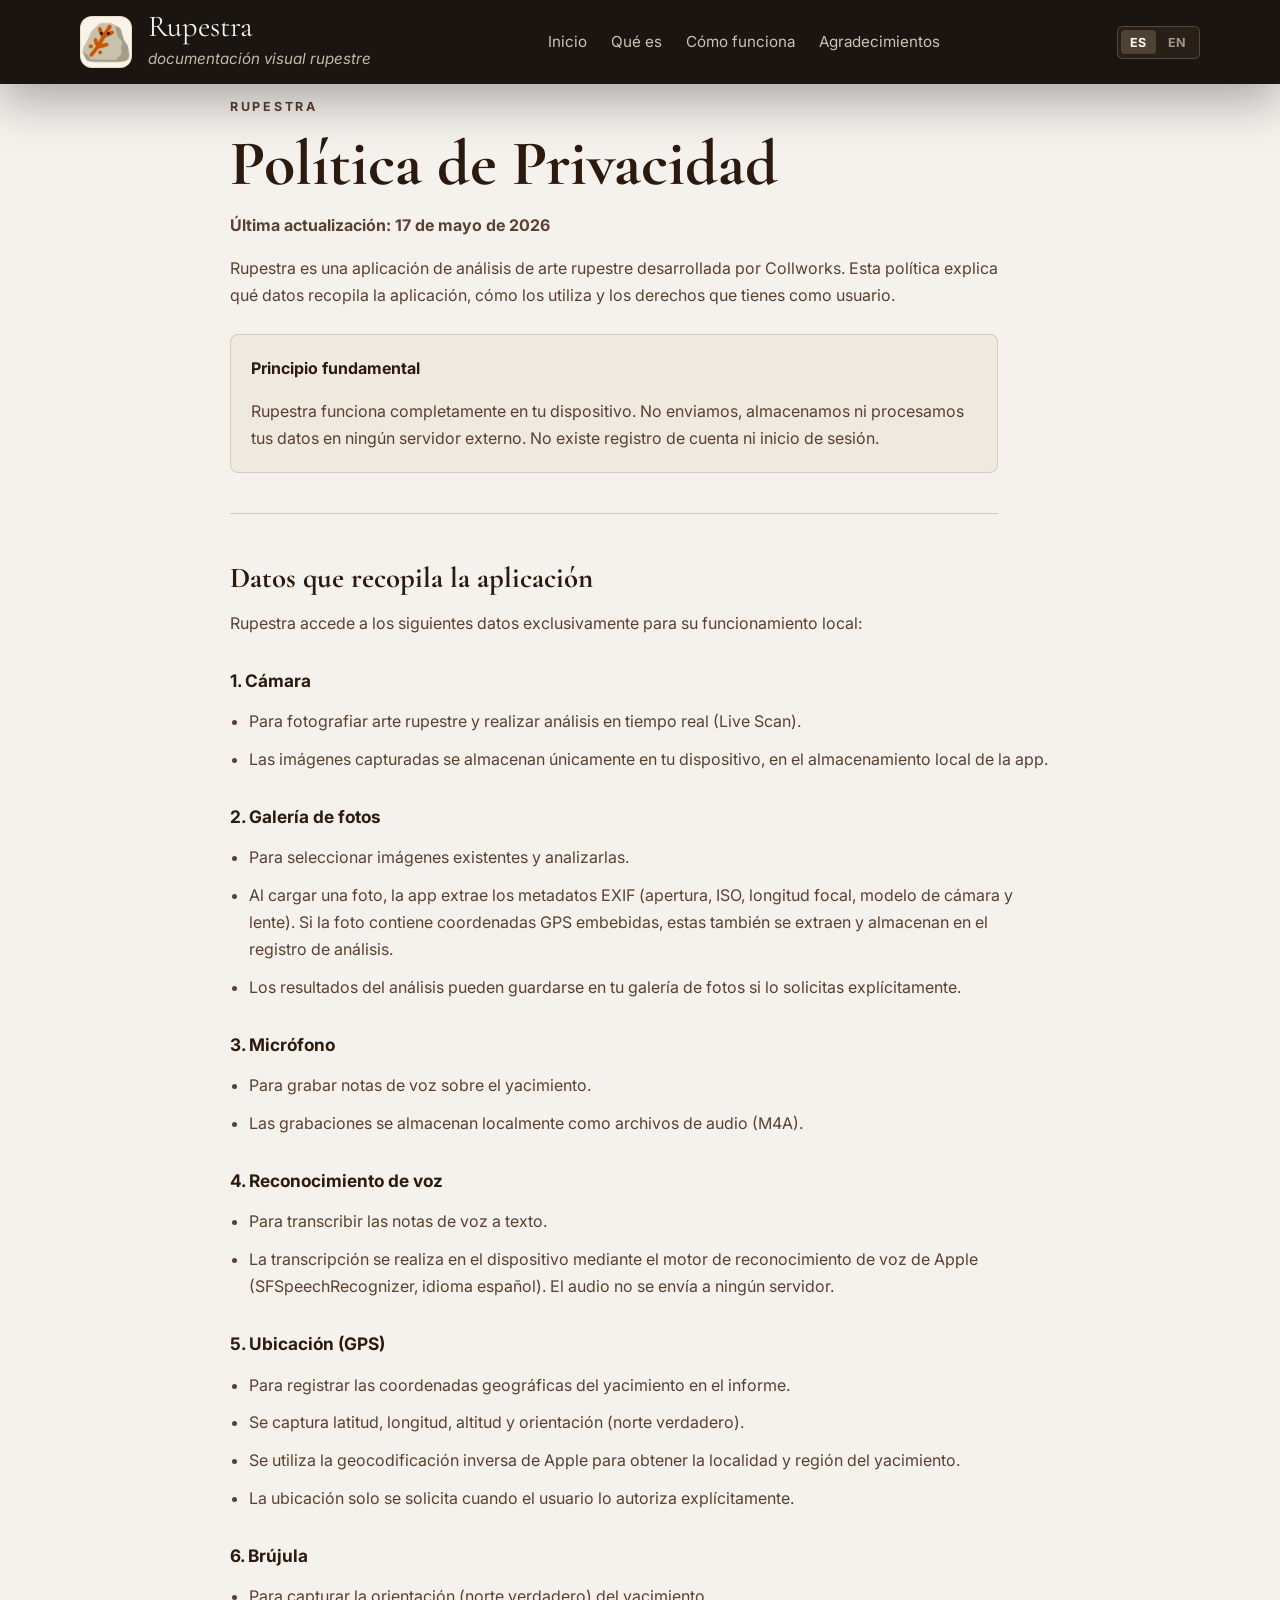
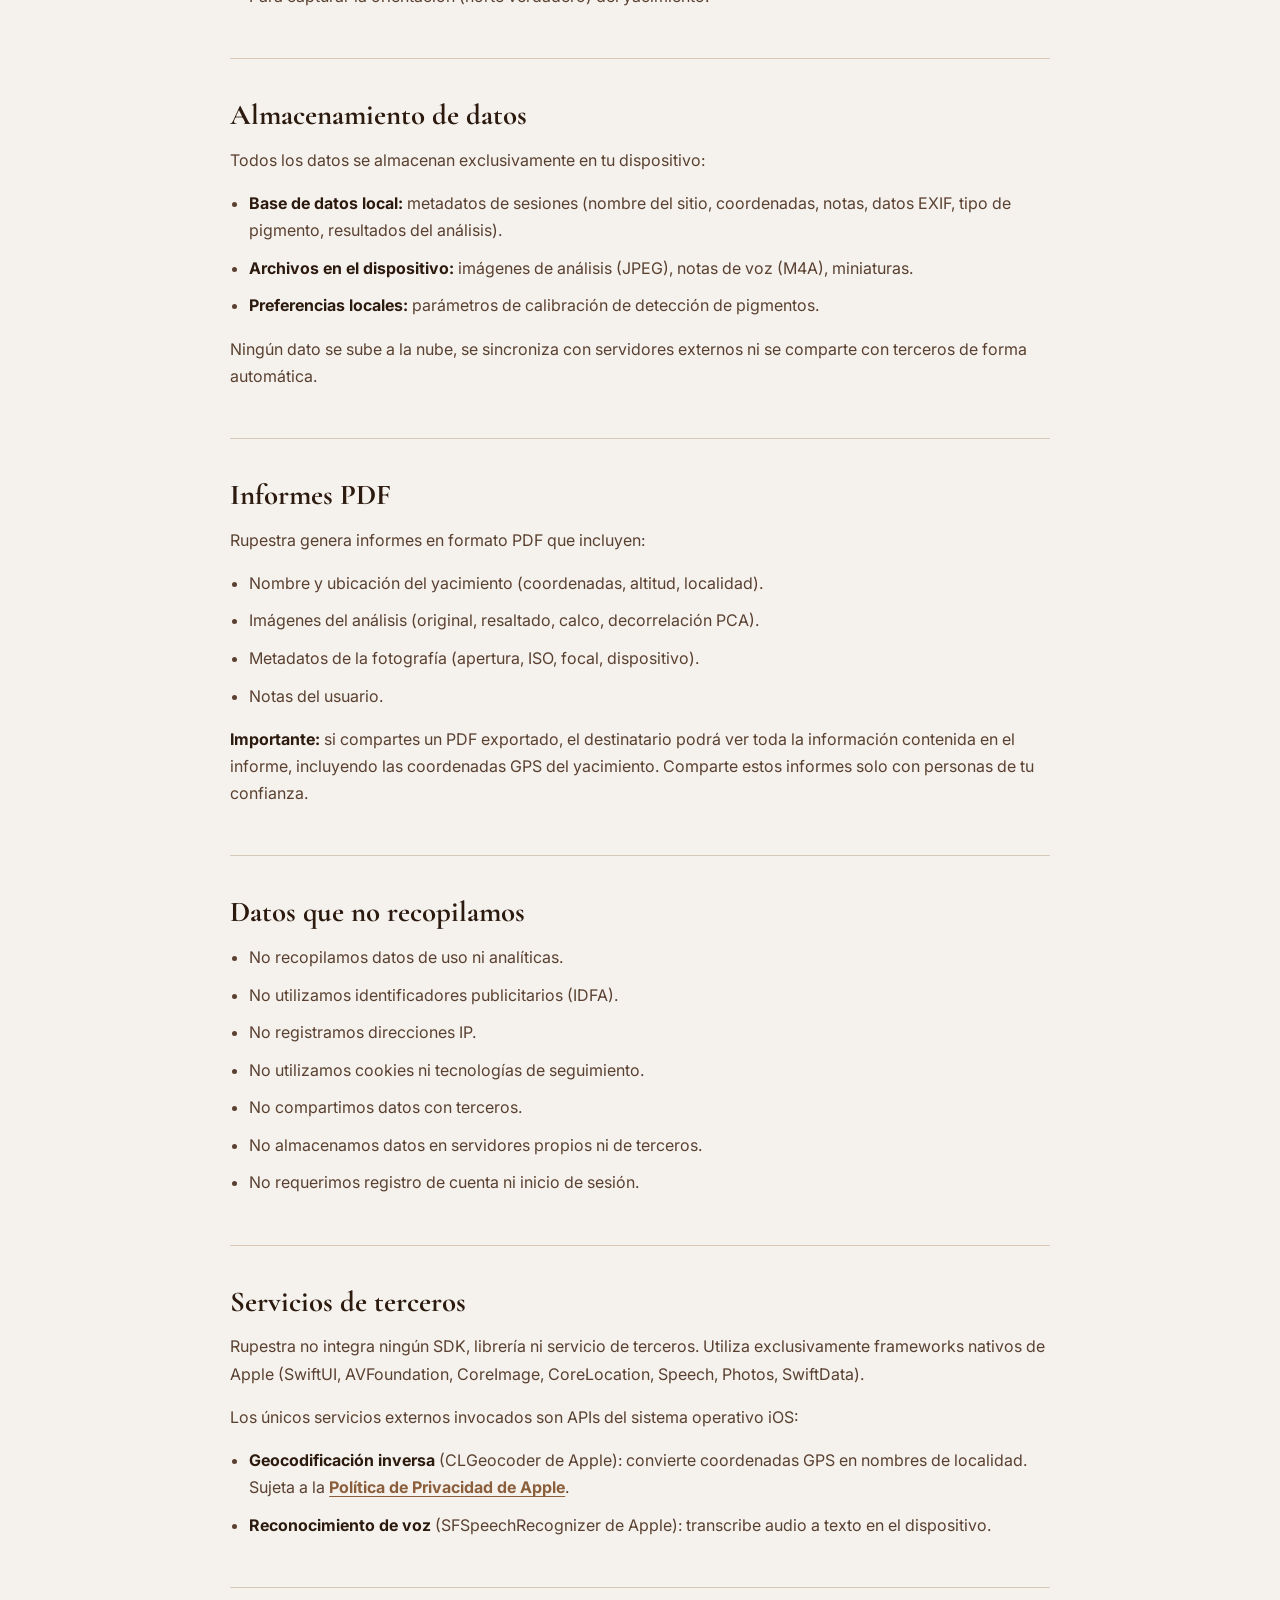
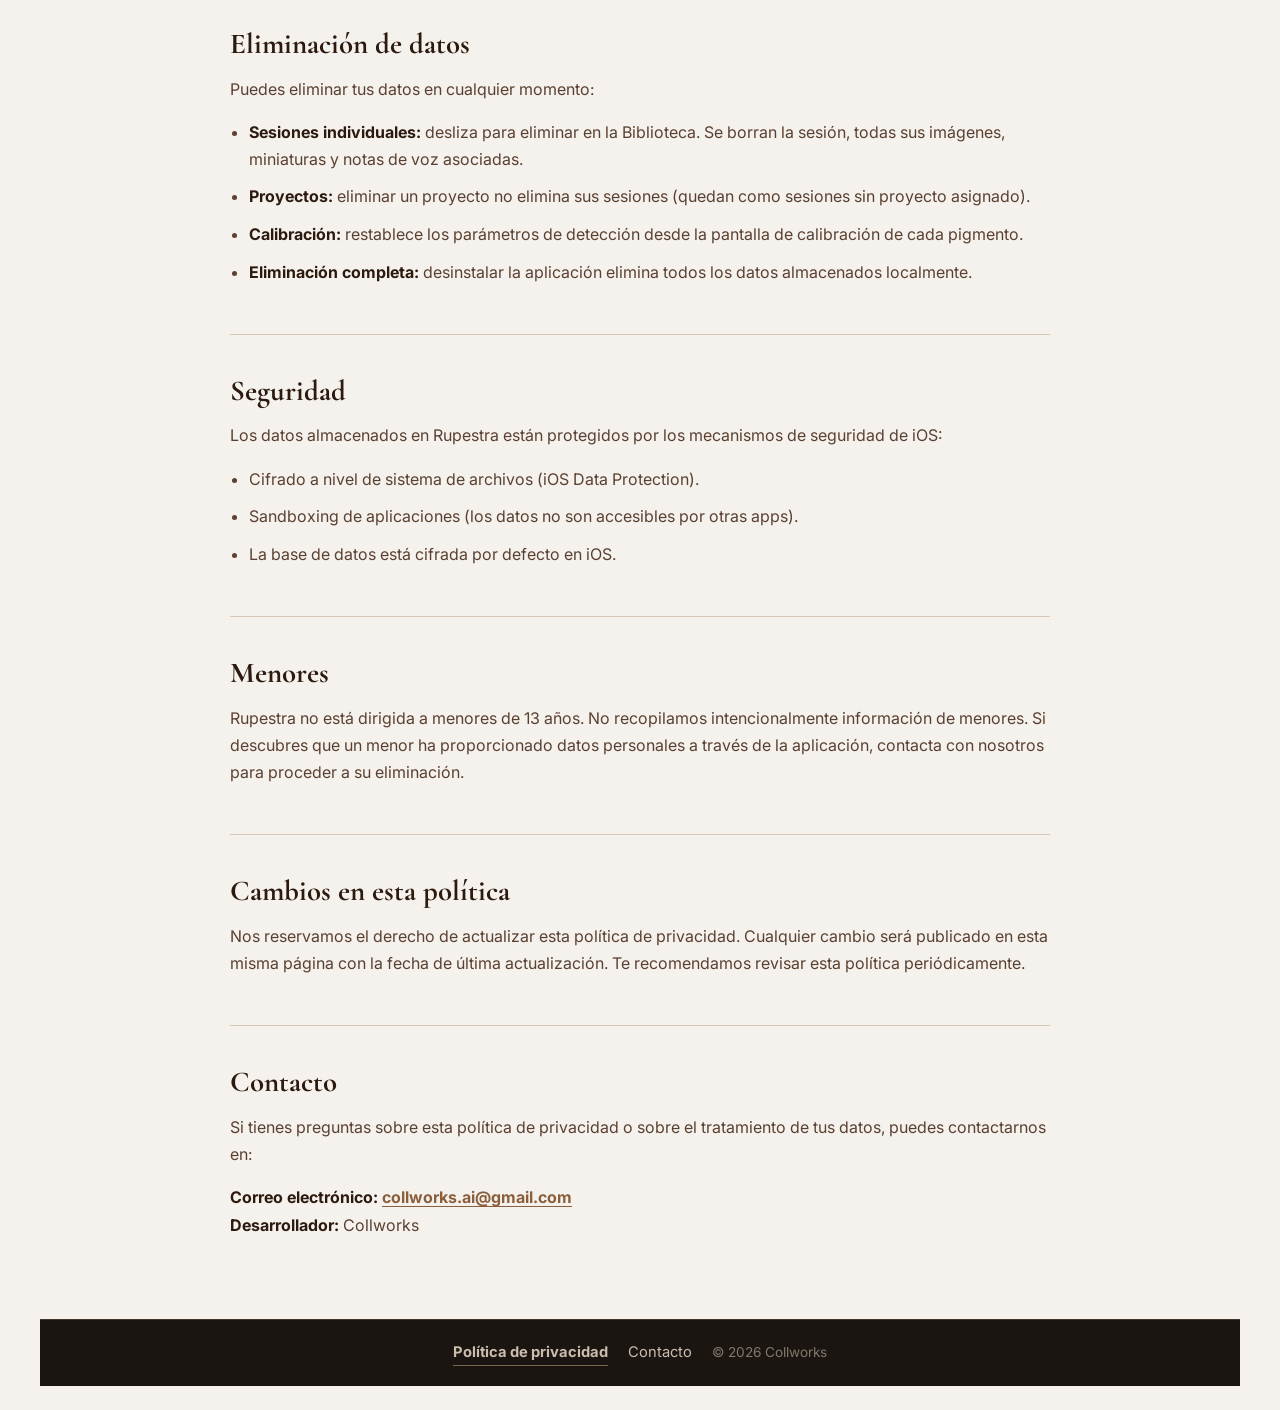
<file: Politica_de_Privacidad.html>
<!DOCTYPE html>
<html lang="es">
<head>
  <meta charset="UTF-8" />
  <meta name="viewport" content="width=device-width, initial-scale=1.0" />
  <title>Política de Privacidad · Rupestra</title>
  <meta name="description" content="Política de privacidad de Rupestra: datos tratados localmente, permisos de la app, almacenamiento en el dispositivo y contacto." />
  <meta name="theme-color" content="#1a1510" />
  <meta property="og:title" content="Política de Privacidad · Rupestra" />
  <meta property="og:description" content="Rupestra funciona localmente en el dispositivo y no envía datos a servidores externos." />
  <meta property="og:type" content="website" />
  <meta property="og:image" content="logos/rupestra_logo_app.png" />
  <link rel="icon" href="favicon.ico" sizes="32x32" />
  <link rel="icon" type="image/png" sizes="32x32" href="logos/favicon-32.png" />
  <link rel="apple-touch-icon" sizes="180x180" href="logos/apple-touch-icon.png" />
  <link rel="preconnect" href="https://fonts.googleapis.com" />
  <link rel="preconnect" href="https://fonts.gstatic.com" crossorigin />
  <link rel="stylesheet" href="https://fonts.googleapis.com/css2?family=Cormorant+Garamond:ital,wght@0,400;0,600;0,700;1,400&family=Inter:wght@400;700;800&display=swap" />
  <script>try{if(localStorage.getItem("rupestra-lang")==="en")document.documentElement.classList.add("lang-loading")}catch(e){}</script>
  <link rel="stylesheet" href="styles.css" />
  <script src="i18n.js"></script>
</head>
<body data-i18n-page="privacy">
  <a href="#main-content" class="skip-link" data-i18n="skip-link">Saltar al contenido</a>
  <header class="site-header">
    <a class="brand-group" href="index.html" data-i18n-aria="aria.brand-back" aria-label="Volver a la página principal de Rupestra">
      <img src="logos/rupestra_logo_app.png" data-i18n-alt="alt.logo" alt="Logo de Rupestra" class="brand-logo" />
      <div>
        <div class="brand-title">Rupestra</div>
        <p class="brand-subtitle" data-i18n="brand-subtitle">documentación visual rupestre</p>
      </div>
    </a>
    <nav class="hero-nav" id="main-nav" data-i18n-aria="aria.nav" aria-label="Navegación principal">
      <a href="index.html" data-i18n="nav.inicio">Inicio</a>
      <a href="index.html#que-es" data-i18n="nav.p.que-es">Qué es</a>
      <a href="index.html#como-funciona" data-i18n="nav.p.como-funciona">Cómo funciona</a>
      <a href="index.html#agradecimientos" data-i18n="nav.p.agradecimientos">Agradecimientos</a>
    </nav>
    <div class="lang-switch" role="group" aria-label="Selección de idioma" data-i18n-aria="aria.lang-switch">
      <button class="lang-switch-btn is-active" type="button" data-lang="es" aria-pressed="true" onclick="rupestra.setLang('es')">ES</button>
      <button class="lang-switch-btn" type="button" data-lang="en" aria-pressed="false" onclick="rupestra.setLang('en')">EN</button>
    </div>
    <button class="nav-toggle" type="button" aria-label="Abrir menú" aria-expanded="false" aria-controls="main-nav">
      <span class="nav-toggle-bar"></span>
      <span class="nav-toggle-bar"></span>
      <span class="nav-toggle-bar"></span>
    </button>
  </header>

  <main id="main-content" class="page">
    <section class="section section-light legal-page-content">
      <div class="container legal-content">
        <header class="legal-header">
          <p class="section-label" data-i18n="privacy.label">Rupestra</p>
          <h1 data-i18n="privacy.h1">Política de Privacidad</h1>
          <p class="legal-updated" data-i18n="privacy.updated">Última actualización: 17 de mayo de 2026</p>
          <p class="legal-intro" data-i18n="privacy.intro">Rupestra es una aplicación de análisis de arte rupestre desarrollada por Collworks. Esta política explica qué datos recopila la aplicación, cómo los utiliza y los derechos que tienes como usuario.</p>
          <div class="note-box legal-principle">
            <strong data-i18n="privacy.principle.strong">Principio fundamental</strong>
            <p data-i18n="privacy.principle.p">Rupestra funciona completamente en tu dispositivo. No enviamos, almacenamos ni procesamos tus datos en ningún servidor externo. No existe registro de cuenta ni inicio de sesión.</p>
          </div>
        </header>
        <section>
          <h2 data-i18n="privacy.data.h2">Datos que recopila la aplicación</h2>
          <p data-i18n="privacy.data.intro">Rupestra accede a los siguientes datos exclusivamente para su funcionamiento local:</p>

          <h3 data-i18n="privacy.camera.h3">1. Cámara</h3>
          <ul>
            <li data-i18n="privacy.camera.li1">Para fotografiar arte rupestre y realizar análisis en tiempo real (Live Scan).</li>
            <li data-i18n="privacy.camera.li2">Las imágenes capturadas se almacenan únicamente en tu dispositivo, en el almacenamiento local de la app.</li>
          </ul>

          <h3 data-i18n="privacy.gallery.h3">2. Galería de fotos</h3>
          <ul>
            <li data-i18n="privacy.gallery.li1">Para seleccionar imágenes existentes y analizarlas.</li>
            <li data-i18n="privacy.gallery.li2">Al cargar una foto, la app extrae los metadatos EXIF (apertura, ISO, longitud focal, modelo de cámara y lente). Si la foto contiene coordenadas GPS embebidas, estas también se extraen y almacenan en el registro de análisis.</li>
            <li data-i18n="privacy.gallery.li3">Los resultados del análisis pueden guardarse en tu galería de fotos si lo solicitas explícitamente.</li>
          </ul>

          <h3 data-i18n="privacy.mic.h3">3. Micrófono</h3>
          <ul>
            <li data-i18n="privacy.mic.li1">Para grabar notas de voz sobre el yacimiento.</li>
            <li data-i18n="privacy.mic.li2">Las grabaciones se almacenan localmente como archivos de audio (M4A).</li>
          </ul>

          <h3 data-i18n="privacy.speech.h3">4. Reconocimiento de voz</h3>
          <ul>
            <li data-i18n="privacy.speech.li1">Para transcribir las notas de voz a texto.</li>
            <li data-i18n="privacy.speech.li2">La transcripción se realiza en el dispositivo mediante el motor de reconocimiento de voz de Apple (SFSpeechRecognizer, idioma español). El audio no se envía a ningún servidor.</li>
          </ul>

          <h3 data-i18n="privacy.gps.h3">5. Ubicación (GPS)</h3>
          <ul>
            <li data-i18n="privacy.gps.li1">Para registrar las coordenadas geográficas del yacimiento en el informe.</li>
            <li data-i18n="privacy.gps.li2">Se captura latitud, longitud, altitud y orientación (norte verdadero).</li>
            <li data-i18n="privacy.gps.li3">Se utiliza la geocodificación inversa de Apple para obtener la localidad y región del yacimiento.</li>
            <li data-i18n="privacy.gps.li4">La ubicación solo se solicita cuando el usuario lo autoriza explícitamente.</li>
          </ul>

          <h3 data-i18n="privacy.compass.h3">6. Brújula</h3>
          <ul>
            <li data-i18n="privacy.compass.li1">Para capturar la orientación (norte verdadero) del yacimiento.</li>
          </ul>
        </section>

        <section>
          <h2 data-i18n="privacy.storage.h2">Almacenamiento de datos</h2>
          <p data-i18n="privacy.storage.intro">Todos los datos se almacenan exclusivamente en tu dispositivo:</p>
          <ul>
            <li data-i18n-html="privacy.storage.li1"><strong>Base de datos local:</strong> metadatos de sesiones (nombre del sitio, coordenadas, notas, datos EXIF, tipo de pigmento, resultados del análisis).</li>
            <li data-i18n-html="privacy.storage.li2"><strong>Archivos en el dispositivo:</strong> imágenes de análisis (JPEG), notas de voz (M4A), miniaturas.</li>
            <li data-i18n-html="privacy.storage.li3"><strong>Preferencias locales:</strong> parámetros de calibración de detección de pigmentos.</li>
          </ul>
          <p data-i18n="privacy.storage.outro">Ningún dato se sube a la nube, se sincroniza con servidores externos ni se comparte con terceros de forma automática.</p>
        </section>

        <section>
          <h2 data-i18n="privacy.pdf.h2">Informes PDF</h2>
          <p data-i18n="privacy.pdf.intro">Rupestra genera informes en formato PDF que incluyen:</p>
          <ul>
            <li data-i18n="privacy.pdf.li1">Nombre y ubicación del yacimiento (coordenadas, altitud, localidad).</li>
            <li data-i18n="privacy.pdf.li2">Imágenes del análisis (original, resaltado, calco, decorrelación PCA).</li>
            <li data-i18n="privacy.pdf.li3">Metadatos de la fotografía (apertura, ISO, focal, dispositivo).</li>
            <li data-i18n="privacy.pdf.li4">Notas del usuario.</li>
          </ul>
          <p data-i18n-html="privacy.pdf.warning"><strong>Importante:</strong> si compartes un PDF exportado, el destinatario podrá ver toda la información contenida en el informe, incluyendo las coordenadas GPS del yacimiento. Comparte estos informes solo con personas de tu confianza.</p>
        </section>

        <section>
          <h2 data-i18n="privacy.nocollect.h2">Datos que no recopilamos</h2>
          <ul>
            <li data-i18n="privacy.nocollect.li1">No recopilamos datos de uso ni analíticas.</li>
            <li data-i18n="privacy.nocollect.li2">No utilizamos identificadores publicitarios (IDFA).</li>
            <li data-i18n="privacy.nocollect.li3">No registramos direcciones IP.</li>
            <li data-i18n="privacy.nocollect.li4">No utilizamos cookies ni tecnologías de seguimiento.</li>
            <li data-i18n="privacy.nocollect.li5">No compartimos datos con terceros.</li>
            <li data-i18n="privacy.nocollect.li6">No almacenamos datos en servidores propios ni de terceros.</li>
            <li data-i18n="privacy.nocollect.li7">No requerimos registro de cuenta ni inicio de sesión.</li>
          </ul>
        </section>

        <section>
          <h2 data-i18n="privacy.thirdparty.h2">Servicios de terceros</h2>
          <p data-i18n="privacy.thirdparty.p1">Rupestra no integra ningún SDK, librería ni servicio de terceros. Utiliza exclusivamente frameworks nativos de Apple (SwiftUI, AVFoundation, CoreImage, CoreLocation, Speech, Photos, SwiftData).</p>
          <p data-i18n="privacy.thirdparty.p2">Los únicos servicios externos invocados son APIs del sistema operativo iOS:</p>
          <ul>
            <li data-i18n-html="privacy.thirdparty.li1"><strong>Geocodificación inversa</strong> (CLGeocoder de Apple): convierte coordenadas GPS en nombres de localidad. Sujeta a la <a href="https://www.apple.com/legal/privacy/">Política de Privacidad de Apple</a>.</li>
            <li data-i18n-html="privacy.thirdparty.li2"><strong>Reconocimiento de voz</strong> (SFSpeechRecognizer de Apple): transcribe audio a texto en el dispositivo.</li>
          </ul>
        </section>

        <section>
          <h2 data-i18n="privacy.deletion.h2">Eliminación de datos</h2>
          <p data-i18n="privacy.deletion.intro">Puedes eliminar tus datos en cualquier momento:</p>
          <ul>
            <li data-i18n-html="privacy.deletion.li1"><strong>Sesiones individuales:</strong> desliza para eliminar en la Biblioteca. Se borran la sesión, todas sus imágenes, miniaturas y notas de voz asociadas.</li>
            <li data-i18n-html="privacy.deletion.li2"><strong>Proyectos:</strong> eliminar un proyecto no elimina sus sesiones (quedan como sesiones sin proyecto asignado).</li>
            <li data-i18n-html="privacy.deletion.li3"><strong>Calibración:</strong> restablece los parámetros de detección desde la pantalla de calibración de cada pigmento.</li>
            <li data-i18n-html="privacy.deletion.li4"><strong>Eliminación completa:</strong> desinstalar la aplicación elimina todos los datos almacenados localmente.</li>
          </ul>
        </section>

        <section>
          <h2 data-i18n="privacy.security.h2">Seguridad</h2>
          <p data-i18n="privacy.security.intro">Los datos almacenados en Rupestra están protegidos por los mecanismos de seguridad de iOS:</p>
          <ul>
            <li data-i18n="privacy.security.li1">Cifrado a nivel de sistema de archivos (iOS Data Protection).</li>
            <li data-i18n="privacy.security.li2">Sandboxing de aplicaciones (los datos no son accesibles por otras apps).</li>
            <li data-i18n="privacy.security.li3">La base de datos está cifrada por defecto en iOS.</li>
          </ul>
        </section>

        <section>
          <h2 data-i18n="privacy.minors.h2">Menores</h2>
          <p data-i18n="privacy.minors.p">Rupestra no está dirigida a menores de 13 años. No recopilamos intencionalmente información de menores. Si descubres que un menor ha proporcionado datos personales a través de la aplicación, contacta con nosotros para proceder a su eliminación.</p>
        </section>

        <section>
          <h2 data-i18n="privacy.changes.h2">Cambios en esta política</h2>
          <p data-i18n="privacy.changes.p">Nos reservamos el derecho de actualizar esta política de privacidad. Cualquier cambio será publicado en esta misma página con la fecha de última actualización. Te recomendamos revisar esta política periódicamente.</p>
        </section>

        <section>
          <h2 data-i18n="privacy.contact.h2">Contacto</h2>
          <p data-i18n="privacy.contact.p">Si tienes preguntas sobre esta política de privacidad o sobre el tratamiento de tus datos, puedes contactarnos en:</p>
          <p data-i18n-html="privacy.contact.detail"><strong>Correo electrónico:</strong> <a href="mailto:collworks.ai@gmail.com">collworks.ai@gmail.com</a><br />
          <strong>Desarrollador:</strong> Collworks</p>
        </section>
      </div>
    </section>
  </main>

  <footer class="site-footer">
    <div class="container footer-center">
      <nav class="footer-nav" data-i18n-aria="aria.footer-nav" aria-label="Enlaces de pie de página">
        <a class="footer-link" href="Politica_de_Privacidad.html" aria-current="page" data-i18n="footer.privacy">Política de privacidad</a>
        <a href="mailto:info@rupestra.com" data-i18n="footer.contact">Contacto</a>
        <span class="footer-copy">&copy; 2026 Collworks</span>
      </nav>
    </div>
  </footer>
  <script>
    const navToggle = document.querySelector(".nav-toggle");
    const mainNav = document.getElementById("main-nav");

    navToggle?.addEventListener("click", () => {
      const isOpen = mainNav.classList.toggle("is-open");
      const en = window.rupestra && rupestra.getLang() === "en";
      navToggle.classList.toggle("is-active", isOpen);
      navToggle.setAttribute("aria-expanded", isOpen);
      navToggle.setAttribute("aria-label", isOpen ? (en ? "Close menu" : "Cerrar menú") : (en ? "Open menu" : "Abrir menú"));
    });

    mainNav?.querySelectorAll("a").forEach((link) => {
      link.addEventListener("click", () => {
        const en = window.rupestra && rupestra.getLang() === "en";
        mainNav.classList.remove("is-open");
        navToggle?.classList.remove("is-active");
        navToggle?.setAttribute("aria-expanded", "false");
        navToggle?.setAttribute("aria-label", en ? "Open menu" : "Abrir menú");
      });
    });
  </script>
</body>
</html>
</file>
<file: styles.css>
:root {
  color-scheme: light;
  --bg: #f5f2ee;
  --bg-alt: #ede5db;
  --bg-surface: #ffffffee;
  --surface-dark: #1a1510;
  --surface-dark-soft: #241c14;
  --text: #2c1a0e;
  --text-muted: #5a4030;
  --text-soft: #d8c8b8;
  --text-on-dark: rgba(216, 200, 184, 0.95);
  --accent: #8b5e3c;
  --accent-soft: #c8a882;
  --border: #d7c8b8;
  --shadow: 0 28px 80px rgba(0, 0, 0, 0.12);
  --font-serif: "Cormorant Garamond", "Georgia", serif;
  --fs-xs: 0.78rem;
  --fs-sm: 0.92rem;
  --fs-base: 1rem;
  --fs-md: 1.08rem;
  --fs-lg: 1.35rem;
  font-family: Inter, system-ui, -apple-system, BlinkMacSystemFont, "Segoe UI", sans-serif;
}

* {
  box-sizing: border-box;
}

body {
  margin: 0;
  min-height: 100vh;
  background: var(--bg);
  color: var(--text);
  line-height: 1.7;
}

img {
  display: block;
  max-width: 100%;
}

a {
  color: inherit;
  text-decoration: none;
}

a:focus-visible,
button:focus-visible,
.button:focus-visible {
  outline: 3px solid var(--accent-soft);
  outline-offset: 4px;
}

.skip-link {
  position: absolute;
  left: -9999px;
  top: 0;
  z-index: 9999;
  padding: 0.75rem 1.5rem;
  border-radius: 0 0 0.5rem 0;
  background: var(--accent);
  color: white;
  font-weight: 700;
  font-size: 0.95rem;
}

.skip-link:focus {
  left: 0;
}

.page {
  width: min(1200px, 100%);
  margin: 0 auto;
}

.legal-page-content {
  padding-top: 8rem;
}

.section {
  padding: 5rem 1.5rem;
  scroll-margin-top: 7.5rem;
}

.section-light {
  background: var(--bg);
}

.section-alt {
  background: var(--bg-alt);
}

.section-dark {
  background: var(--surface-dark);
  color: var(--bg);
}

.hero {
  position: relative;
  overflow: hidden;
  padding: 1rem;
}

.hero-overlay {
  position: absolute;
  inset: 0;
  opacity: 0.12;
  background-image: radial-gradient(circle at 20% 20%, rgba(200, 168, 130, 0.9) 0 2px, transparent 2px), radial-gradient(circle at 80% 40%, rgba(139, 94, 60, 0.85) 0 2px, transparent 2px);
  background-size: 44px 44px;
}

.container {
  position: relative;
  z-index: 1;
  max-width: 1120px;
  margin: 0 auto;
}

.site-header {
  position: fixed;
  top: 0;
  left: 0;
  z-index: 1000;
  display: flex;
  align-items: center;
  justify-content: space-between;
  gap: 1rem;
  width: 100%;
  padding: 0.75rem max(1rem, calc((100vw - 1120px) / 2));
  border: 0;
  border-radius: 0;
  background: var(--surface-dark);
  box-shadow: 0 18px 48px rgba(0, 0, 0, 0.3);
  transform: translateY(0);
  transition: transform 220ms ease, box-shadow 220ms ease, border-color 220ms ease;
}

.site-header.is-scrolled {
  box-shadow: 0 18px 52px rgba(0, 0, 0, 0.36);
}

.site-header.is-hidden {
  transform: translateY(-100%);
}

.brand-group {
  display: flex;
  align-items: center;
  gap: 1rem;
}

.brand-logo,
.footer-logo {
  width: 5rem;
  height: 5rem;
  object-fit: cover;
  border-radius: 1.25rem;
  border: 1px solid rgba(200, 168, 130, 0.25);
  background: #f5f0e6;
}

.site-header .brand-logo {
  width: 3.25rem;
  height: 3.25rem;
  border-radius: 0.75rem;
}

.brand-title {
  margin: 0;
  color: #f5f2ee;
  font-size: 1.9rem;
  font-family: "Cormorant Garamond", "Georgia", serif;
  line-height: 1;
}

.brand-subtitle {
  margin: 0.25rem 0 0;
  font-size: 0.95rem;
  color: rgba(216, 200, 184, 0.9);
  font-style: italic;
}

.hero-nav {
  display: none;
  gap: 1.5rem;
  align-items: center;
  font-size: 0.95rem;
  color: rgba(216, 200, 184, 0.96);
}

.hero-nav a:hover {
  color: white;
}

.hero-nav a:focus-visible {
  color: white;
}

.hero-nav a.is-active {
  color: white;
  border-bottom: 2px solid var(--accent-soft);
  padding-bottom: 0.15rem;
}

.nav-toggle {
  display: flex;
  flex-direction: column;
  justify-content: center;
  gap: 5px;
  width: 2.75rem;
  height: 2.75rem;
  padding: 0.5rem;
  border: 1px solid rgba(200, 168, 130, 0.3);
  border-radius: 0.5rem;
  background: transparent;
  cursor: pointer;
}

.nav-toggle-bar {
  display: block;
  width: 100%;
  height: 2px;
  background: #f5f2ee;
  border-radius: 1px;
  transition: transform 250ms ease, opacity 250ms ease;
}

.nav-toggle.is-active .nav-toggle-bar:nth-child(1) {
  transform: translateY(7px) rotate(45deg);
}

.nav-toggle.is-active .nav-toggle-bar:nth-child(2) {
  opacity: 0;
}

.nav-toggle.is-active .nav-toggle-bar:nth-child(3) {
  transform: translateY(-7px) rotate(-45deg);
}

.hero-grid {
  display: grid;
  gap: 3rem;
  align-items: top;
  padding: 8rem 0 2rem;
}

.hero-copy h1 {
  margin: 1rem 0 1rem;
  font-size: clamp(2.75rem, 4vw, 4.75rem);
  line-height: 0.95;
  letter-spacing: 0;
  font-family: "Cormorant Garamond", "Georgia", serif;
}

.availability-chip {
  display: inline-flex;
  align-items: center;
  width: fit-content;
  padding: 0.65rem 0.95rem;
  border: 1px solid rgba(255, 250, 240, 0.72);
  border-radius: 0.5rem;
  background: linear-gradient(135deg, #fffaf0 0%, #e1bd72 52%, #b9822f 100%);
  color: var(--surface-dark);
  box-shadow: 0 0 18px rgba(255, 250, 240, 0.34), 0 0 34px rgba(225, 189, 114, 0.38), 0 16px 36px rgba(0, 0, 0, 0.28);
  font-size: 0.78rem;
  font-weight: 800;
  letter-spacing: 0.12em;
  line-height: 1.1;
  text-transform: uppercase;
  animation: availability-glow 2.8s ease-in-out infinite;
}

.hero-copy p {
  max-width: 42rem;
  margin: 0;
  color: rgba(216, 200, 184, 0.95);
}

.badge {
  display: inline-flex;
  align-items: center;
  padding: 0.7rem 1rem;
  border-radius: 999px;
  border: 1px solid rgba(200, 168, 130, 0.4);
  background: rgba(200, 168, 130, 0.12);
  color: #f0dfcd;
  font-size: 0.75rem;
  letter-spacing: 0.12em;
  text-transform: uppercase;
}

.hero-actions {
  display: flex;
  flex-wrap: wrap;
  gap: 1rem;
  margin: 2rem 0 0;
}

.button {
  display: inline-flex;
  align-items: center;
  justify-content: center;
  border-radius: 0.5rem;
  padding: 1rem 1.5rem;
  font-weight: 700;
  font-size: 0.95rem;
  transition: background-color 160ms ease, color 160ms ease, border-color 160ms ease, transform 160ms ease;
}

.button-primary {
  background: var(--accent-soft);
  color: var(--surface-dark);
  box-shadow: 0 18px 40px rgba(0, 0, 0, 0.18);
}

.button-secondary {
  border: 1px solid rgba(200, 168, 130, 0.35);
  color: white;
  background: rgba(255, 255, 255, 0.05);
}

.button:hover {
  transform: translateY(-1px);
}

.button-primary:hover {
  background: #d8b992;
}

.button-secondary:hover {
  border-color: rgba(200, 168, 130, 0.7);
  background: rgba(255, 255, 255, 0.1);
}

.button:active {
  transform: translateY(0);
  opacity: 0.9;
}

@keyframes availability-glow {
  0%,
  100% {
    box-shadow: 0 0 14px rgba(255, 250, 240, 0.28), 0 0 28px rgba(225, 189, 114, 0.32), 0 16px 36px rgba(0, 0, 0, 0.28);
  }

  50% {
    box-shadow: 0 0 24px rgba(255, 255, 255, 0.52), 0 0 52px rgba(205, 143, 46, 0.56), 0 18px 42px rgba(0, 0, 0, 0.34);
  }
}

.hero-note {
  margin-top: 1.25rem;
  max-width: 36rem;
  color: #9a8878;
  font-size: 0.9rem;
}

.hero-panel {
  display: flex;
  justify-content: center;
}

.phone-mockup {
  position: relative;
  width: min(100%, 340px);
}

.phone-glow {
  position: absolute;
  border-radius: 999px;
  filter: blur(3rem);
}

.phone-glow-left {
  left: -2rem;
  top: 2.5rem;
  width: 10rem;
  height: 10rem;
  background: rgba(200, 168, 130, 0.3);
}

.phone-glow-right {
  right: -2rem;
  bottom: 1.5rem;
  width: 11rem;
  height: 11rem;
  background: rgba(139, 94, 60, 0.25);
}

.phone-shell {
  position: relative;
  overflow: hidden;
  border-radius: 2.25rem;
  border: 1px solid rgba(200, 168, 130, 0.3);
  background: #1a1510;
  padding: 0.45rem;
  box-shadow: 0 35px 80px rgba(0, 0, 0, 0.25);
}

.app-screenshot {
  width: 100%;
  height: auto;
  border-radius: 1.85rem;
}

.feature-heading {
  display: flex;
  align-items: center;
  justify-content: space-between;
  gap: 1rem;
  margin-bottom: 1rem;
}

.section-grid,
.split-grid {
  display: grid;
  gap: 2.5rem;
}

.section-grid {
  grid-template-columns: minmax(0, 0.95fr) minmax(0, 1.05fr);
  align-items: start;
}

/* ── Qué es section ── */
.quees-header {
  text-align: center;
  max-width: 700px;
  margin: 0 auto 2.5rem;
}

.quees-intro {
  color: var(--text-muted);
  font-size: 1.1rem;
  margin-top: 1rem;
}

.quees-grid {
  display: grid;
  grid-template-columns: auto minmax(0, 1fr);
  gap: 3rem;
  align-items: center;
}

.phone-mockup-md {
  max-width: 260px;
}

.split-grid {
  grid-template-columns: repeat(2, minmax(0, 1fr));
  align-items: center;
}

.section-label {
  margin: 0;
  text-transform: uppercase;
  letter-spacing: 0.22em;
  font-size: 0.78rem;
  font-weight: 700;
  color: #6b5040;
}

.section h2,
.closing-section h2 {
  margin: 1rem 0 1.5rem;
  font-size: clamp(2rem, 2.5vw, 3.5rem);
  line-height: 1.05;
  font-family: "Cormorant Garamond", "Georgia", serif;
}

.section-dark .section-label {
  color: var(--accent-soft);
}

.section-text,
.section-copy p {
  margin-top: 1rem;
  color: var(--text-muted);
}

.section-dark .split-grid p,
.section-dark .section-text,
.feature-panel p {
  color: rgba(216, 200, 184, 0.95);
}

.feature-list {
  display: grid;
  gap: 0.85rem;
  margin: 1.35rem 0 0;
  padding: 0;
  list-style: none;
  color: var(--text-muted);
}

.feature-list li {
  position: relative;
  padding-left: 1.25rem;
}

.feature-list li::before {
  content: "";
  position: absolute;
  left: 0;
  top: 0.75em;
  width: 0.42rem;
  height: 0.42rem;
  border-radius: 999px;
  background: var(--accent);
}

.feature-list strong {
  color: var(--text);
}

.note-box,
.note-box-light {
  margin-top: 1.5rem;
  padding: 1.25rem;
  border-radius: 0.5rem;
  border: 1px solid rgba(215, 200, 184, 0.9);
  background: rgba(237, 229, 219, 0.7);
  color: var(--text-muted);
}

.note-box-light {
  background: #ffffffdd;
}

.card-grid,
.mode-grid {
  display: grid;
  gap: 1.5rem;
}

.card-grid {
  grid-template-columns: repeat(auto-fit, minmax(220px, 1fr));
}

.feature-card,
.mode-card {
  border: 1px solid var(--border);
  padding: 1.5rem;
  border-radius: 0.5rem;
  background: rgba(255, 255, 255, 0.85);
  color: var(--text);
}

.feature-card {
  background: white;
}

.icon-box,
.mode-icon {
  display: inline-flex;
  align-items: center;
  justify-content: center;
  width: 3rem;
  height: 3rem;
  margin-bottom: 1rem;
  border-radius: 0.5rem;
  background: rgba(139, 94, 60, 0.1);
  color: var(--accent);
}

.icon-box svg,
.mode-icon svg,
.feature-icon svg {
  width: 1.35rem;
  height: 1.35rem;
  fill: none;
  stroke: currentColor;
  stroke-linecap: round;
  stroke-linejoin: round;
  stroke-width: 1.8;
}

.mode-card {
  display: flex;
  gap: 1.25rem;
  background: rgba(249, 246, 241, 0.85);
}

.mode-icon {
  min-width: 3rem;
  font-size: 1.15rem;
}

.mode-card h3,
.feature-card h3 {
  margin: 0 0 0.75rem;
  font-size: 1.05rem;
}

.mode-card p,
.feature-card p {
  margin: 0;
  color: var(--text-muted);
}

/* ── Steps grid (Cómo funciona with phone mockups) ── */
.steps-grid {
  display: grid;
  gap: 3rem;
}

.step-row {
  display: grid;
  grid-template-columns: minmax(0, 0.8fr) minmax(0, 1.2fr);
  gap: 2.5rem;
  align-items: start;
}

.step-row .step-copy {
  order: 2;
}

.step-row .phone-mockup-sm {
  order: 1;
}

.step-copy {
  display: grid;
  gap: 0.5rem;
}

.step-number {
  display: inline-flex;
  align-items: center;
  justify-content: center;
  width: 2.25rem;
  height: 2.25rem;
  border-radius: 999px;
  background: rgba(139, 94, 60, 0.1);
  color: var(--accent);
  font-weight: 800;
  font-size: 0.92rem;
}

.step-copy h3 {
  margin: 0.25rem 0 0;
  font-size: 1.15rem;
  color: var(--text);
}

.step-copy p {
  margin: 0;
  color: var(--text-muted);
}

.phone-mockup-sm {
  width: min(100%, 220px);
  margin: 0 auto;
}

/* ── PCA showcase ── */


/* ── Partners context ── */
.partners-context {
  margin-bottom: 1.25rem;
  color: rgba(216, 200, 184, 0.85);
  font-size: 0.85rem;
  text-transform: uppercase;
  letter-spacing: 0.12em;
  font-weight: 700;
  text-align: center;
}

.feature-box {
  border: 1px solid rgba(200, 168, 130, 0.2);
  border-radius: 0.5rem;
  background: rgba(36, 28, 20, 0.95);
  padding: 2rem;
}

.feature-box-dark {
  background: rgba(36, 28, 20, 0.95);
}

.feature-heading {
  display: flex;
  gap: 1rem;
  align-items: center;
}

.feature-icon {
  display: inline-flex;
  align-items: center;
  justify-content: center;
  width: 3rem;
  height: 3rem;
  border-radius: 0.5rem;
  background: rgba(200, 168, 130, 0.15);
  color: var(--accent-soft);
}

.feature-panel {
  margin-top: 1rem;
  background: #120e08;
  border-radius: 0.5rem;
  padding: 1.5rem;
  color: #d8c8b8;
}

.feature-status-grid {
  display: grid;
  gap: 0.75rem;
  grid-template-columns: repeat(3, minmax(0, 1fr));
  text-align: center;
  color: #e8d5c0;
  font-size: 0.82rem;
}

#en-vivo .feature-box {
  width: min(100%, 24rem);
  justify-self: end;
  border-color: rgba(139, 94, 60, 0.28);
  background: #fbf8f2;
  color: var(--text);
  box-shadow: 0 24px 60px rgba(44, 26, 14, 0.12);
}

#en-vivo .split-grid {
  grid-template-columns: minmax(0, 1fr) minmax(18rem, 0.72fr);
  align-items: start;
}

#en-vivo .feature-heading {
  align-items: flex-start;
}

#en-vivo .feature-heading h3 {
  margin: 0;
  color: var(--text);
  font-size: 1.18rem;
}

#en-vivo .feature-heading p {
  margin: 0.35rem 0 0;
  color: var(--text-muted);
}

#en-vivo .feature-icon {
  flex: 0 0 auto;
  background: rgba(139, 94, 60, 0.12);
  color: var(--accent);
}

#en-vivo .live-video-frame {
  overflow: hidden;
  margin-top: 1.5rem;
  margin-right: auto;
  margin-left: auto;
  width: min(100%, 17rem);
  border: 1px solid rgba(139, 94, 60, 0.18);
  border-radius: 0.5rem;
  background: #120e08;
  box-shadow: 0 18px 42px rgba(44, 26, 14, 0.14);
}

#en-vivo .live-video {
  display: block;
  width: 100%;
  aspect-ratio: 9 / 16;
  max-height: 31rem;
  object-fit: cover;
  background: #120e08;
}

#en-vivo .feature-panel {
  margin-top: 1.5rem;
  border: 1px solid rgba(139, 94, 60, 0.16);
  background: #efe7dc;
  color: var(--text);
}

#en-vivo .feature-panel p {
  margin: 1.1rem 0 0;
  color: var(--text);
  font-size: 1rem;
}

#en-vivo .feature-status-grid {
  color: var(--text);
  font-weight: 700;
}

.field-section {
  overflow: hidden;
}

.field-intro {
  display: grid;
  gap: 2rem;
  align-items: center;
  margin-bottom: 3rem;
}

.field-intro-copy {
  max-width: 47rem;
}

.field-intro-copy h2 {
  max-width: 42rem;
}

.field-intro-copy p {
  margin: 1rem 0 0;
  color: rgba(216, 200, 184, 0.95);
}

.field-note {
  display: grid;
  gap: 0.5rem;
  margin-top: 1.5rem;
  padding: 1.25rem;
  border: 1px solid rgba(200, 168, 130, 0.24);
  border-radius: 0.5rem;
  background: rgba(200, 168, 130, 0.1);
  color: rgba(216, 200, 184, 0.95);
}

.field-note strong {
  color: #f5f2ee;
}

.conservation-card {
  display: grid;
  gap: 1.25rem;
  justify-items: center;
  padding: 1.75rem;
  border: 1px solid rgba(200, 168, 130, 0.22);
  border-radius: 0.5rem;
  background: rgba(255, 255, 255, 0.1);
  color: var(--text-muted);
  text-align: center;
  box-shadow: 0 28px 70px rgba(0, 0, 0, 0.18);
}

.partner-logos {
  display: flex;
  flex-wrap: wrap;
  align-items: center;
  justify-content: center;
  gap: 1.25rem;
}

.conservation-logo {
  width: min(100%, 12rem);
  height: auto;
}

.fme-logo {
  width: min(100%, 10rem);
  height: auto;
}

.conservation-card p {
  margin: 0;
  max-width: 22rem;
  color: var(--text-muted);
  font-size: 0.95rem;
  line-height: 1.6;
}

.field-gallery-heading {
  max-width: 39rem;
  margin-bottom: 1.5rem;
}

.field-gallery-heading h3 {
  margin: 0.6rem 0 0;
  color: #f5f2ee;
  font-family: "Cormorant Garamond", "Georgia", serif;
  font-size: clamp(1.8rem, 2vw, 2.4rem);
  line-height: 1.05;
}

.field-carousel {
  position: relative;
}

.carousel-track {
  display: grid;
  grid-auto-columns: minmax(18rem, 72%);
  grid-auto-flow: column;
  gap: 1.25rem;
  overflow-x: auto;
  padding: 0.25rem 0 1.25rem;
  scroll-behavior: smooth;
  scroll-snap-type: x mandatory;
  scrollbar-color: var(--accent-soft) rgba(255, 255, 255, 0.1);
}

.field-card {
  position: relative;
  margin: 0;
  overflow: hidden;
  border: 1px solid rgba(200, 168, 130, 0.22);
  border-radius: 0.5rem;
  background: rgba(36, 28, 20, 0.92);
  box-shadow: 0 28px 70px rgba(0, 0, 0, 0.24);
  scroll-snap-align: start;
}

.field-photo {
  width: 100%;
  height: 25rem;
  object-fit: cover;
  background: #21170f;
}

.carousel-control {
  position: absolute;
  z-index: 2;
  top: 42%;
  display: none;
  width: 2.75rem;
  height: 2.75rem;
  align-items: center;
  justify-content: center;
  border: 1px solid rgba(200, 168, 130, 0.36);
  border-radius: 0.5rem;
  background: rgba(18, 14, 8, 0.8);
  color: #f5f2ee;
  cursor: pointer;
  backdrop-filter: blur(10px);
}

.carousel-control:hover {
  background: rgba(200, 168, 130, 0.25);
}

.carousel-control svg {
  width: 1.35rem;
  height: 1.35rem;
  fill: none;
  stroke: currentColor;
  stroke-linecap: round;
  stroke-linejoin: round;
  stroke-width: 2;
}

.carousel-control-prev {
  left: -1rem;
}

.carousel-control-next {
  right: -1rem;
}

.carousel-dots {
  display: flex;
  flex-wrap: wrap;
  gap: 0.6rem;
  justify-content: center;
  margin-top: 1rem;
}

.carousel-dots button {
  width: 0.65rem;
  height: 0.65rem;
  padding: 0.75rem;
  border: 1px solid rgba(200, 168, 130, 0.55);
  border-radius: 999px;
  background: rgba(200, 168, 130, 0.18);
  background-clip: content-box;
  cursor: pointer;
}

.carousel-dots button:hover,
.carousel-dots button:focus-visible,
.carousel-dots button.is-active {
  background: var(--accent-soft);
}

.acknowledgement-layout {
  display: grid;
  gap: 2rem;
  align-items: start;
  margin-top: 1.75rem;
}

.acknowledgement-photo {
  width: min(100%, 18rem);
  aspect-ratio: 1;
  border-radius: 0.5rem;
  object-fit: cover;
  border: 1px solid rgba(139, 94, 60, 0.18);
  box-shadow: 0 18px 45px rgba(44, 26, 14, 0.14);
}

.acknowledgement-figure {
  margin: 0;
}

.acknowledgement-caption {
  display: grid;
  gap: 0.2rem;
  margin-top: 0.75rem;
}

.acknowledgement-caption strong {
  font-size: 1.05rem;
  color: var(--text);
}

.acknowledgement-caption span {
  font-size: 0.85rem;
  color: var(--text-muted);
  line-height: 1.4;
}

.acknowledgement-copy {
  max-width: 58rem;
}

.acknowledgement-copy p {
  margin: 1rem 0 0;
  color: var(--text);
  font-size: 1rem;
  line-height: inherit;
}

.acknowledgement-copy h3 {
  margin: 2rem 0 1rem;
  color: var(--text);
  font-size: clamp(1.45rem, 2vw, 2rem);
  line-height: 1.15;
}

.back-to-top {
  position: fixed;
  bottom: 2rem;
  right: 2rem;
  z-index: 900;
  display: flex;
  align-items: center;
  justify-content: center;
  width: 2.75rem;
  height: 2.75rem;
  border: 1px solid rgba(200, 168, 130, 0.35);
  border-radius: 0.5rem;
  background: var(--surface-dark);
  color: #f5f2ee;
  cursor: pointer;
  opacity: 0;
  pointer-events: none;
  transition: opacity 250ms ease;
  box-shadow: 0 8px 24px rgba(0, 0, 0, 0.3);
}

.back-to-top.is-visible {
  opacity: 1;
  pointer-events: auto;
}

.back-to-top:hover {
  background: rgba(200, 168, 130, 0.25);
}

.back-to-top svg {
  width: 1.35rem;
  height: 1.35rem;
  fill: none;
  stroke: currentColor;
  stroke-linecap: round;
  stroke-linejoin: round;
  stroke-width: 2;
}

.closing-section {
  padding: 4rem 1.5rem;
  margin-bottom: 1.5rem;
}

.footer-center {
  display: grid;
  gap: 1.5rem;
  justify-items: center;
  text-align: center;
}

.closing-section h2 {
  color: #f5f2ee;
}

.site-footer {
  width: min(1200px, 100%);
  margin: 0 auto 1.5rem;
  padding: 1.25rem 1.5rem;
  border-top: 1px solid rgba(200, 168, 130, 0.22);
  background: var(--surface-dark);
  color: rgba(216, 200, 184, 0.94);
}

.site-footer .footer-center {
  display: flex;
  align-items: center;
  justify-content: center;
  text-align: center;
}

.footer-nav {
  display: flex;
  flex-wrap: wrap;
  gap: 0.9rem 1.25rem;
  align-items: center;
  justify-content: center;
  font-size: 0.92rem;
}

.footer-nav a {
  color: rgba(216, 200, 184, 0.94);
}

.footer-nav a:hover,
.footer-nav a:focus-visible {
  color: #ffffff;
}

.footer-link {
  border-bottom: 1px solid rgba(200, 168, 130, 0.55);
  font-weight: 700;
}

.footer-link:hover,
.footer-link:focus-visible {
  color: #ffffff;
  border-bottom-color: #ffffff;
}

.footer-copy {
  color: rgba(216, 200, 184, 0.55);
  font-size: 0.85rem;
}

.legal-header {
  max-width: 48rem;
  margin-bottom: 3rem;
  padding-bottom: 2.5rem;
  border-bottom: 1px solid var(--border);
}

.legal-header h1 {
  margin: 1rem 0 0;
  color: var(--text);
  font-family: "Cormorant Garamond", "Georgia", serif;
  font-size: clamp(2.75rem, 5vw, 4.5rem);
  line-height: 0.98;
}

.legal-updated,
.legal-intro {
  max-width: 48rem;
  color: var(--text-muted);
}

.legal-updated {
  margin: 1rem 0 0;
  font-weight: 700;
}

.legal-intro {
  margin: 1.25rem 0 0;
}

.legal-principle {
  max-width: 52rem;
}

.legal-content {
  max-width: 820px;
}

.legal-content section + section {
  margin-top: 3rem;
  padding-top: 2.5rem;
  border-top: 1px solid var(--border);
}

.legal-content h2 {
  margin: 0 0 1rem;
  font-family: "Cormorant Garamond", "Georgia", serif;
  font-size: clamp(1.8rem, 2vw, 2.4rem);
  line-height: 1.1;
}

.legal-content h3 {
  margin: 2rem 0 0.6rem;
  color: var(--text);
  font-size: 1.08rem;
  line-height: 1.35;
}

.legal-content p,
.legal-content li {
  color: var(--text-muted);
}

.legal-content p {
  margin: 1rem 0 0;
}

.legal-content ul {
  display: grid;
  gap: 0.65rem;
  margin: 1rem 0 0;
  padding-left: 1.2rem;
}

.legal-content strong {
  color: var(--text);
}

.legal-content a {
  color: var(--accent);
  font-weight: 700;
  text-decoration: underline;
  text-underline-offset: 0.2em;
}

@media (max-width: 879px) {
  .hero-nav.is-open {
    display: flex;
    flex-direction: column;
    position: absolute;
    top: 100%;
    left: 0;
    right: 0;
    padding: 1.5rem;
    gap: 1.25rem;
    background: var(--surface-dark);
    border-top: 1px solid rgba(200, 168, 130, 0.2);
    box-shadow: 0 18px 48px rgba(0, 0, 0, 0.4);
    font-size: 1.1rem;
  }

  .section-grid,
  .split-grid,
  .step-row {
    grid-template-columns: 1fr;
  }

  .step-row .step-copy,
  .step-row .phone-mockup-sm {
    order: unset;
  }


  #en-vivo .split-grid {
    grid-template-columns: 1fr;
  }

  #en-vivo .feature-box {
    justify-self: start;
  }
}

@media (min-width: 880px) {
  .hero-nav {
    display: flex;
  }

  .nav-toggle {
    display: none;
  }

  .hero-grid {
    grid-template-columns: 1.08fr 0.92fr;
  }

  .field-intro {
    grid-template-columns: minmax(0, 1fr) minmax(18rem, 0.45fr);
  }

  .carousel-track {
    grid-auto-columns: minmax(22rem, 46%);
  }

  .carousel-control {
    display: inline-flex;
  }

  .acknowledgement-layout {
    grid-template-columns: minmax(13rem, 18rem) minmax(0, 1fr);
  }
}

@media (max-width: 640px) {
  .section,
  .hero,
  .closing-section {
    padding-left: 1rem;
    padding-right: 1rem;
  }

  .site-footer .footer-center {
    align-items: flex-start;
  }

  .footer-nav {
    justify-content: flex-start;
  }

  .site-header {
    align-items: center;
    padding: 0.65rem 0.75rem;
  }

  .site-header .brand-logo {
    width: 2.75rem;
    height: 2.75rem;
  }

  .brand-subtitle {
    display: none;
  }

  .hero-actions {
    flex-direction: column;
    align-items: stretch;
  }

  .button {
    width: 100%;
  }

  .hero-copy h1 {
    font-size: 2.5rem;
  }

  .section-label {
    font-size: 0.82rem;
    letter-spacing: 0.16em;
  }

  .availability-chip {
    font-size: 0.82rem;
  }

  .feature-status-grid {
    grid-template-columns: 1fr;
    text-align: left;
  }

  .mode-card {
    flex-direction: column;
  }

  .conservation-card {
    justify-items: start;
    text-align: left;
  }

  .carousel-track {
    grid-auto-columns: minmax(16rem, 88%);
  }

  .field-photo {
    height: 19rem;
  }

  .quees-grid {
    grid-template-columns: 1fr;
    justify-items: center;
    text-align: left;
  }

  .phone-mockup-md {
    max-width: 200px;
  }
}

/* ── i18n: FOUC prevention ── */
html.lang-loading body {
  visibility: hidden;
}

/* ── Language switcher ── */
.lang-switch {
  display: flex;
  align-items: center;
  gap: 0.2rem;
  flex-shrink: 0;
  padding: 0.2rem;
  border: 1px solid rgba(200, 168, 130, 0.3);
  border-radius: 0.35rem;
  background: rgba(200, 168, 130, 0.08);
}

.lang-switch-btn {
  padding: 0.3rem 0.55rem;
  border: none;
  border-radius: 0.25rem;
  background: transparent;
  color: rgba(216, 200, 184, 0.7);
  font-size: 0.78rem;
  font-weight: 700;
  letter-spacing: 0.05em;
  cursor: pointer;
  transition: background 160ms ease, color 160ms ease;
  font-family: inherit;
}

.lang-switch-btn:hover {
  color: #fff;
}

.lang-switch-btn.is-active {
  background: rgba(200, 168, 130, 0.25);
  color: #fff;
}

@media (max-width: 879px) {
  .lang-switch {
    margin-left: auto;
    margin-right: 0.5rem;
  }
}

@media (prefers-reduced-motion: reduce) {
  .availability-chip {
    animation: none;
  }

  .carousel-track {
    scroll-behavior: auto;
  }

  .site-header {
    transition: none;
  }

  .button {
    transition: none;
  }
}
</file>
